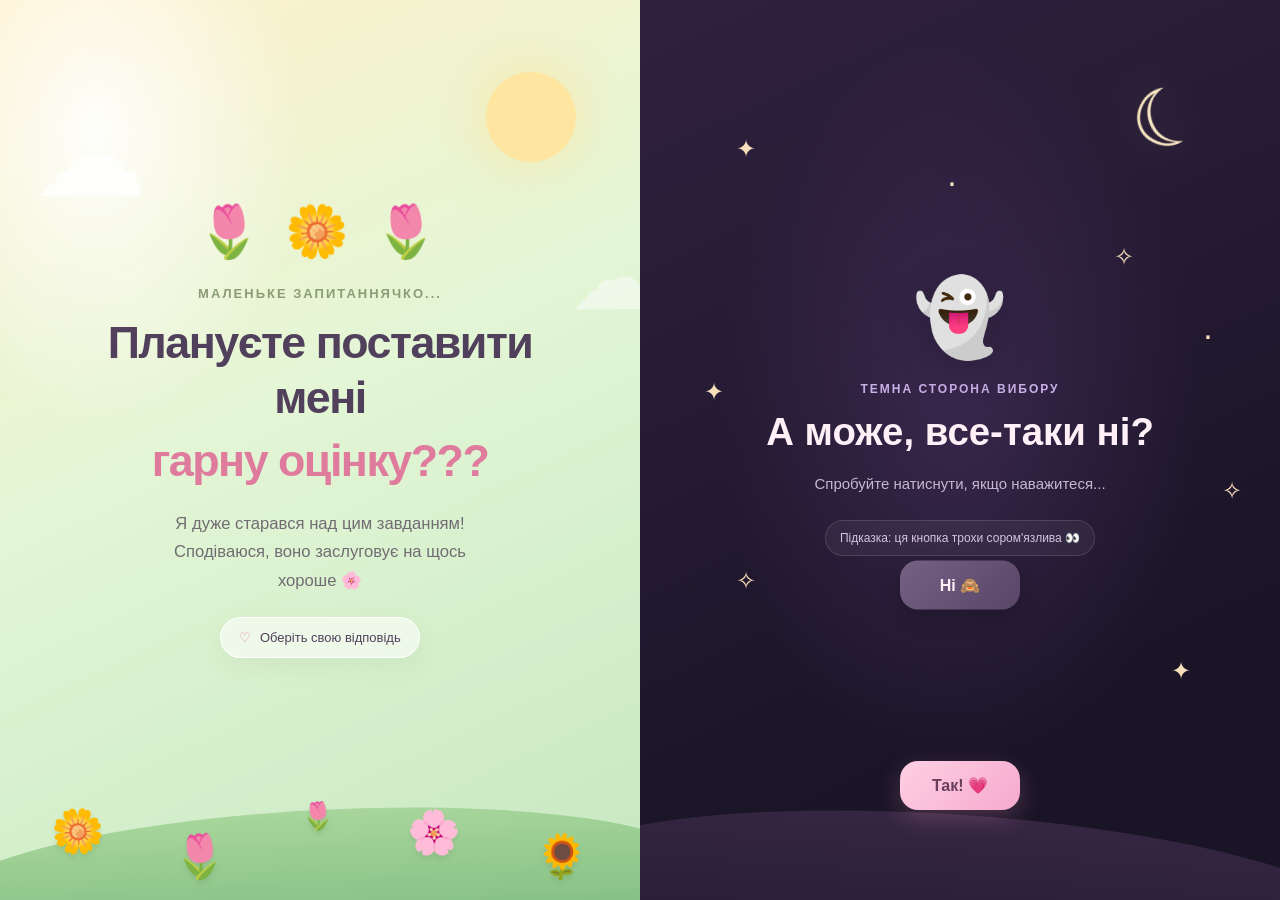
<file: index.html>
<!DOCTYPE html>
<html lang="uk">
<head>
    <meta charset="UTF-8">
    <meta name="viewport" content="width=device-width, initial-scale=1.0">
    <title>Плануєте поставити мені гарну оцінку?</title>
    <link rel="stylesheet" href="style.css">
    <script src="script.js" defer></script>
</head>

    <main class="split-screen">

        <!-- ЛІВА: МИЛА ВЕСНЯНА СТОРОНА -->
        <section class="half light-side">
            <div class="sun"></div>
            <div class="cloud cloud-one">☁</div>
            <div class="cloud cloud-two">☁</div>

            <div class="spring-content">
                <div class="spring-flowers" aria-hidden="true">
                    🌷 🌼 🌷
                </div>

                <p class="eyebrow">Маленьке запитаннячко...</p>

                <h1>
                    Плануєте поставити мені
                    <span>гарну оцінку???</span>
                </h1>

                <p class="spring-description">
                    Я дуже старався над цим завданням!
                    Сподіваюся, воно заслуговує на щось хороше 🌸
                </p>

                <div class="cute-note">
                    <span>♡</span> Оберіть свою відповідь
                </div>
            </div>

            <div class="grass"></div>

            <div class="flower flower-one" aria-hidden="true">🌼</div>
            <div class="flower flower-two" aria-hidden="true">🌷</div>
            <div class="flower flower-three" aria-hidden="true">🌸</div>
            <div class="flower flower-four" aria-hidden="true">🌻</div>
            <div class="flower flower-five" aria-hidden="true">🌷</div>
        </section>

        <!-- ПРАВА: ТЕМНА МУЛЬТЯШНА СТОРОНА -->
        <section class="half dark-side" id="darkSide">
            <div class="moon" aria-hidden="true">☾</div>

            <div class="stars" aria-hidden="true">
                <span>✦</span>
                <span>✧</span>
                <span>✦</span>
                <span>·</span>
                <span>✧</span>
                <span>✦</span>
                <span>·</span>
                <span>✧</span>
            </div>

            <div class="dark-content">
                <div class="dark-illustration" aria-hidden="true">
                    👻
                </div>

                <p class="dark-eyebrow">Темна сторона вибору</p>

                <h2>А може, все-таки ні?</h2>

                <p class="dark-description">
                    Спробуйте натиснути, якщо наважитеся...
                </p>

                <div class="button-hint">
                    Підказка: ця кнопка трохи сором'язлива 👀
                </div>
            </div>

            <button class="answer-button no-button" id="noButton" type="button">
                Ні 🙈
            </button>

            <a class="answer-button yes-button" href="nextpage.html">
                Так! 💗
            </a>

            <div class="dark-hill"></div>
        </section>

    </main>

</body>
</html>
</file>
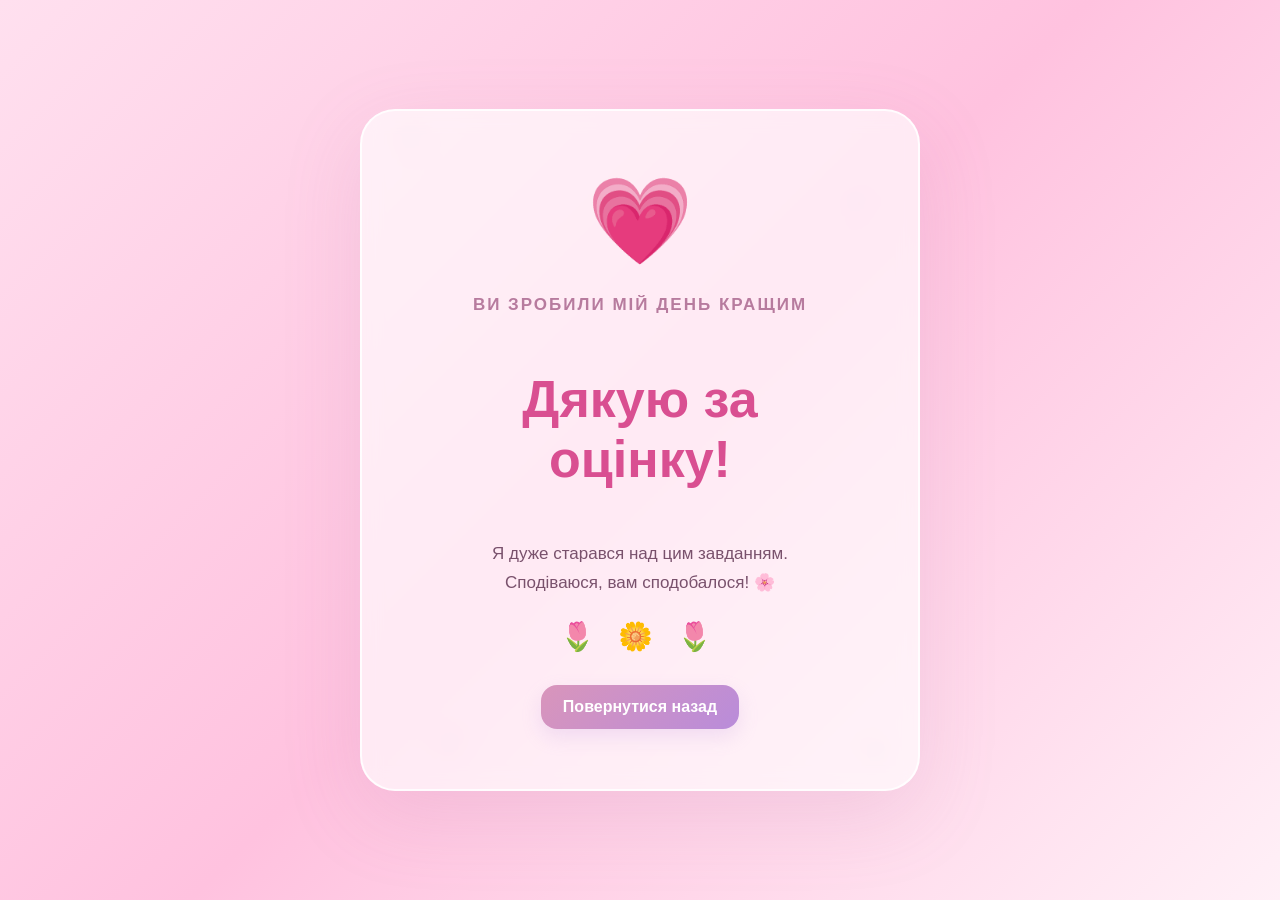
<file: nextpage.html>
<!DOCTYPE html>
<html lang="uk">
<head>
    <meta charset="UTF-8">
    <meta name="viewport" content="width=device-width, initial-scale=1.0">
    <title>Дякую! 💗</title>
    <link rel="stylesheet" href="style.css">
</head>
<body class="thanks-page">

    <main class="thanks-container">
        <div class="thanks-card">
            <div class="thanks-icon">💗</div>

            <p class="thanks-label">Ви зробили мій день кращим</p>

            <h1>Дякую за оцінку!</h1>

            <p>
                Я дуже старався над цим завданням.
                Сподіваюся, вам сподобалося! 🌸
            </p>

            <div class="thanks-decoration">🌷 🌼 🌷</div>

            <a class="back-button" href="index.html">
                Повернутися назад
            </a>
        </div>

        <div class="floating-heart heart-one">♡</div>
        <div class="floating-heart heart-two">♡</div>
        <div class="floating-heart heart-three">♡</div>
        <div class="floating-heart heart-four">♡</div>
    </main>

</body>
</html>
</file>
<file: style.css>
/* ===== ОСНОВА ===== */

* {
    box-sizing: border-box;
}

:root {
    --pink: #ffb8d0;
    --soft-pink: #ffe0eb;
    --lavender: #d8c7ff;
    --dark-purple: #21172f;
    --night: #171225;
    --text: #51405c;
}

html,
body {
    margin: 0;
    min-height: 100%;
}

body {
    font-family: "Trebuchet MS", "Segoe UI", sans-serif;
}

button,
a {
    font: inherit;
}

.home-page {
    overflow: hidden;
}

.split-screen {
    display: flex;
    width: 100%;
    min-height: 100vh;
    min-height: 100svh;
}

/* ===== СПІЛЬНЕ ДЛЯ ОБОХ ПОЛОВИН ===== */

.half {
    position: relative;
    width: 50%;
    min-height: 100vh;
    min-height: 100svh;
    overflow: hidden;
    isolation: isolate;
}

.light-side,
.dark-side {
    display: flex;
    align-items: center;
    justify-content: center;
}

/* ===== ЛІВА ПОЛОВИНА: ВЕСНА ===== */

.light-side {
    color: var(--text);
    background:
        radial-gradient(ellipse at 15% 15%,
            rgba(255, 255, 255, 0.9), transparent 27%),
        linear-gradient(155deg,
            #fff0c9 0%,
            #e4f6d6 43%,
            #c6e8c1 100%);
}

.spring-content {
    position: relative;
    z-index: 3;
    width: min(82%, 460px);
    padding: 35px 0 75px;
    text-align: center;
    animation: appear 1s ease both;
}

.spring-flowers {
    margin-bottom: 24px;
    font-size: clamp(32px, 4vw, 54px);
    letter-spacing: 5px;
    animation: float 4s ease-in-out infinite;
}

.eyebrow {
    margin: 0 0 14px;
    color: #8a9d75;
    font-size: 13px;
    font-weight: 800;
    letter-spacing: 2px;
    text-transform: uppercase;
}

.spring-content h1 {
    margin: 0;
    font-size: clamp(27px, 3.5vw, 47px);
    line-height: 1.22;
    font-weight: 900;
    letter-spacing: -1.5px;
}

.spring-content h1 span {
    display: block;
    margin-top: 9px;
    color: #df7c9e;
}

.spring-description {
    max-width: 340px;
    margin: 22px auto;
    color: #716c73;
    font-size: clamp(14px, 1.3vw, 17px);
    line-height: 1.7;
}

.cute-note {
    display: inline-block;
    padding: 12px 18px;
    border: 1px solid rgba(255, 255, 255, 0.9);
    border-radius: 30px;
    background: rgba(255, 255, 255, 0.57);
    box-shadow: 0 8px 25px rgba(102, 130, 90, 0.08);
    font-size: 13px;
}

.cute-note span {
    color: #df7c9e;
    margin-right: 5px;
}

/* Сонце та хмаринки */

.sun {
    position: absolute;
    top: 8%;
    right: 10%;
    width: 90px;
    aspect-ratio: 1;
    border-radius: 50%;
    background: #ffe6a0;
    box-shadow: 0 0 55px rgba(255, 223, 139, 0.6);
}

.cloud {
    position: absolute;
    color: rgba(255, 255, 255, 0.75);
    font-size: clamp(65px, 9vw, 115px);
    line-height: 1;
    user-select: none;
}

.cloud-one {
    top: 11%;
    left: 5%;
}

.cloud-two {
    top: 26%;
    right: -3%;
    font-size: clamp(55px, 7vw, 90px);
    opacity: 0.65;
}

/* Трава */

.grass {
    position: absolute;
    z-index: 1;
    right: -10%;
    bottom: -65px;
    left: -10%;
    height: 155px;
    border-radius: 50% 50% 0 0;
    background: linear-gradient(180deg, #a8d69c, #78b77c);
    transform: rotate(-3deg);
}

.flower {
    position: absolute;
    z-index: 2;
    bottom: 30px;
    font-size: clamp(25px, 3.5vw, 43px);
    filter: drop-shadow(0 4px 2px rgba(70, 100, 55, 0.12));
    animation: float 3.5s ease-in-out infinite;
}

.flower-one {
    left: 8%;
    bottom: 43px;
}

.flower-two {
    left: 27%;
    bottom: 18px;
    animation-delay: -1s;
}

.flower-three {
    right: 28%;
    bottom: 42px;
    animation-delay: -2s;
}

.flower-four {
    right: 8%;
    bottom: 18px;
    animation-delay: -0.5s;
}

.flower-five {
    left: 47%;
    bottom: 68px;
    font-size: 27px;
    animation-delay: -1.7s;
}

/* ===== ПРАВА ПОЛОВИНА: ТЕМНА КАЗКА ===== */

.dark-side {
    color: #fff0f7;
    background:
        radial-gradient(ellipse at 50% 45%,
            rgba(92, 61, 121, 0.38), transparent 53%),
        linear-gradient(155deg, #30213f, #191426 78%);
}

.dark-content {
    position: relative;
    z-index: 3;
    width: min(82%, 420px);
    padding: 35px 0 105px;
    text-align: center;
    animation: appear 1s ease both;
}

.moon {
    position: absolute;
    top: 8%;
    right: 12%;
    color: #f6e5c0;
    font-size: 80px;
    transform: rotate(-20deg);
    filter: drop-shadow(0 0 20px rgba(246, 229, 192, 0.2));
}

.stars {
    position: absolute;
    inset: 0;
    pointer-events: none;
    color: #f7dfbb;
}

.stars span {
    position: absolute;
    font-size: 24px;
    animation: twinkle 2.5s ease-in-out infinite;
}

.stars span:nth-child(1) {
    top: 15%;
    left: 15%;
}

.stars span:nth-child(2) {
    top: 27%;
    left: 74%;
    animation-delay: -1s;
}

.stars span:nth-child(3) {
    top: 42%;
    left: 10%;
    animation-delay: -0.7s;
}

.stars span:nth-child(4) {
    top: 35%;
    left: 88%;
    font-size: 34px;
}

.stars span:nth-child(5) {
    top: 63%;
    left: 15%;
    animation-delay: -1.5s;
}

.stars span:nth-child(6) {
    top: 73%;
    left: 83%;
}

.stars span:nth-child(7) {
    top: 18%;
    left: 48%;
    font-size: 34px;
}

.stars span:nth-child(8) {
    top: 53%;
    left: 91%;
    animation-delay: -0.5s;
}

.dark-illustration {
    margin-bottom: 20px;
    font-size: clamp(48px, 6vw, 75px);
    filter: drop-shadow(0 10px 18px rgba(0, 0, 0, 0.2));
    animation: float 3.5s ease-in-out infinite;
}

.dark-eyebrow {
    margin: 0 0 12px;
    color: #c9b0e8;
    font-size: 12px;
    font-weight: 800;
    letter-spacing: 2px;
    text-transform: uppercase;
}

.dark-content h2 {
    margin: 0;
    font-size: clamp(25px, 3vw, 39px);
    line-height: 1.25;
}

.dark-description {
    margin: 16px auto;
    color: #c5b9d1;
    font-size: 15px;
    line-height: 1.6;
}

.button-hint {
    display: inline-block;
    margin-top: 8px;
    padding: 10px 14px;
    border: 1px solid rgba(255, 255, 255, 0.12);
    border-radius: 20px;
    background: rgba(255, 255, 255, 0.05);
    color: #d3c4e0;
    font-size: 12px;
}

/* Пагорб на темній стороні */

.dark-hill {
    position: absolute;
    z-index: 1;
    right: -15%;
    bottom: -90px;
    left: -15%;
    height: 175px;
    border-radius: 50% 50% 0 0;
    background: linear-gradient(180deg, #352641, #241b31);
    transform: rotate(4deg);
}

/* ===== КНОПКИ ===== */

.answer-button {
    position: absolute;
    z-index: 5;
    display: inline-flex;
    align-items: center;
    justify-content: center;
    min-width: 120px;
    min-height: 49px;
    padding: 13px 24px;
    border: none;
    border-radius: 18px;
    font-size: 16px;
    font-weight: 900;
    text-decoration: none;
    cursor: pointer;
    -webkit-tap-highlight-color: transparent;
    user-select: none;
    transition:
        background 0.2s ease,
        box-shadow 0.2s ease,
        transform 0.2s ease;
}

.yes-button {
    bottom: 10%;
    left: 50%;
    color: #69405d;
    background: linear-gradient(135deg, #ffd0e2, #f5a9ce);
    box-shadow: 0 8px 25px rgba(255, 160, 205, 0.22);
    transform: translateX(-50%);
}

.yes-button:hover {
    background: #ffe2ed;
    box-shadow: 0 10px 32px rgba(255, 160, 205, 0.4);
    transform: translateX(-50%) translateY(-3px);
}

.no-button {
    top: 65%;
    left: 50%;
    color: #fff0f7;
    background: linear-gradient(135deg, #756184, #594568);
    box-shadow: 0 8px 22px rgba(0, 0, 0, 0.2);
    transform: translate(-50%, -50%);
    touch-action: manipulation;
}

.no-button:hover {
    background: #846b97;
}

/* ===== ДРУГА СТОРІНКА ===== */

.thanks-page {
    min-height: 100vh;
    min-height: 100svh;
    overflow: hidden;
    color: #79516c;
    background:
        radial-gradient(ellipse at 15% 20%,
            rgba(255, 255, 255, 0.9), transparent 28%),
        radial-gradient(ellipse at 85% 85%,
            rgba(255, 192, 221, 0.7), transparent 35%),
        linear-gradient(145deg, #fff0f6, #f8d9ee 52%, #e8ddff);
}

.thanks-container {
    position: relative;
    display: flex;
    align-items: center;
    justify-content: center;
    min-height: 100vh;
    min-height: 100svh;
    padding: 30px 20px;
}

.thanks-card {
    position: relative;
    z-index: 2;
    width: min(100%, 560px);
    padding: clamp(30px, 6vw, 60px);
    border: 2px solid rgba(255, 255, 255, 0.85);
    border-radius: 35px;
    background: rgba(255, 255, 255, 0.65);
    box-shadow: 0 25px 80px rgba(174, 115, 160, 0.15);
    text-align: center;
    backdrop-filter: blur(10px);
    animation: appear 0.8s ease both;
}

.thanks-icon {
    margin-bottom: 20px;
    font-size: clamp(55px, 8vw, 85px);
    animation: float 3s ease-in-out infinite;
}

.thanks-label {
    margin: 0 0 12px;
    color: #b77b9e;
    font-size: 12px;
    font-weight: 900;
    letter-spacing: 2px;
    text-transform: uppercase;
}

.thanks-card h1 {
    margin: 0;
    color: #b45f91;
    font-size: clamp(34px, 6vw, 54px);
    line-height: 1.15;
}

.thanks-card p {
    margin: 20px auto;
    max-width: 380px;
    font-size: 17px;
    line-height: 1.7;
}

.thanks-decoration {
    margin: 22px 0;
    font-size: 28px;
    letter-spacing: 8px;
}

.back-button {
    display: inline-flex;
    align-items: center;
    justify-content: center;
    margin-top: 10px;
    padding: 13px 22px;
    border-radius: 16px;
    color: white;
    background: linear-gradient(135deg, #d995bb, #b98cda);
    box-shadow: 0 8px 20px rgba(185, 140, 218, 0.2);
    font-weight: 800;
    text-decoration: none;
    transition: transform 0.2s ease;
}

.back-button:hover {
    transform: translateY(-3px);
}

.floating-heart {
    position: absolute;
    z-index: 1;
    color: rgba(208, 124, 174, 0.48);
    font-size: clamp(25px, 4vw, 45px);
    animation: float 4s ease-in-out infinite;
}

.heart-one {
    top: 13%;
    left: 12%;
}

.heart-two {
    top: 20%;
    right: 14%;
    animation-delay: -1.2s;
}

.heart-three {
    bottom: 14%;
    left: 18%;
    animation-delay: -2s;
}

.heart-four {
    right: 11%;
    bottom: 13%;
    animation-delay: -0.6s;
}

/* ===== АНІМАЦІЇ ===== */

@keyframes appear {
    from {
        opacity: 0;
        transform: translateY(18px);
    }

    to {
        opacity: 1;
        transform: translateY(0);
    }
}

@keyframes float {
    0%, 100% {
        translate: 0 0;
    }

    50% {
        translate: 0 -9px;
    }
}

@keyframes twinkle {
    0%, 100% {
        opacity: 0.45;
        scale: 0.9;
    }

    50% {
        opacity: 1;
        scale: 1.15;
    }
}

/* ===== ТЕЛЕФОНИ ===== */

@media (max-width: 700px) {
    .home-page {
        overflow: auto;
    }

    .split-screen {
        flex-direction: column;
    }

    .half {
        width: 100%;
        min-height: 50vh;
        min-height: 50svh;
    }

    .light-side {
        min-height: 54svh;
    }

    .dark-side {
        min-height: 64svh;
    }

    .spring-content {
        width: 86%;
        padding-top: 45px;
        padding-bottom: 80px;
    }

    .spring-content h1 {
        font-size: clamp(28px, 7vw, 40px);
    }

    .spring-description {
        font-size: 14px;
    }

    .cloud-one {
        top: 5%;
    }

    .cloud-two {
        top: 17%;
    }

    .sun {
        width: 65px;
        top: 5%;
        right: 7%;
    }

    .dark-content {
        width: 86%;
        padding-top: 35px;
        padding-bottom: 100px;
    }

    .dark-content h2 {
        font-size: clamp(27px, 7vw, 36px);
    }

    .moon {
        top: 4%;
        right: 8%;
        font-size: 58px;
    }

    .yes-button {
        bottom: 8%;
    }

    .thanks-card {
        border-radius: 28px;
    }
}

@media (prefers-reduced-motion: reduce) {
    *,
    *::before,
    *::after {
        animation-duration: 0.01ms !important;
        animation-iteration-count: 1 !important;
        scroll-behavior: auto !important;
    }
}
/* Оформление второй страницы */
body:has(h1):not(:has(#darkSide)) {
    min-height: 100vh;
    margin: 0;
    display: flex;
    justify-content: center;
    align-items: center;
    background: linear-gradient(135deg, #ffe0ef, #ffc2df, #fff0f7);
    font-family: "Segoe UI", sans-serif;
}

body:has(h1):not(:has(#darkSide)) h1 {
    color: #d94f91;
    font-size: clamp(28px, 5vw, 52px);
    text-align: center;
    padding: 30px;
    animation: appear 1s ease-out;
}

@keyframes appear {
    from {
        opacity: 0;
        transform: translateY(20px);
    }
    to {
        opacity: 1;
        transform: translateY(0);
    }
}
</file>
